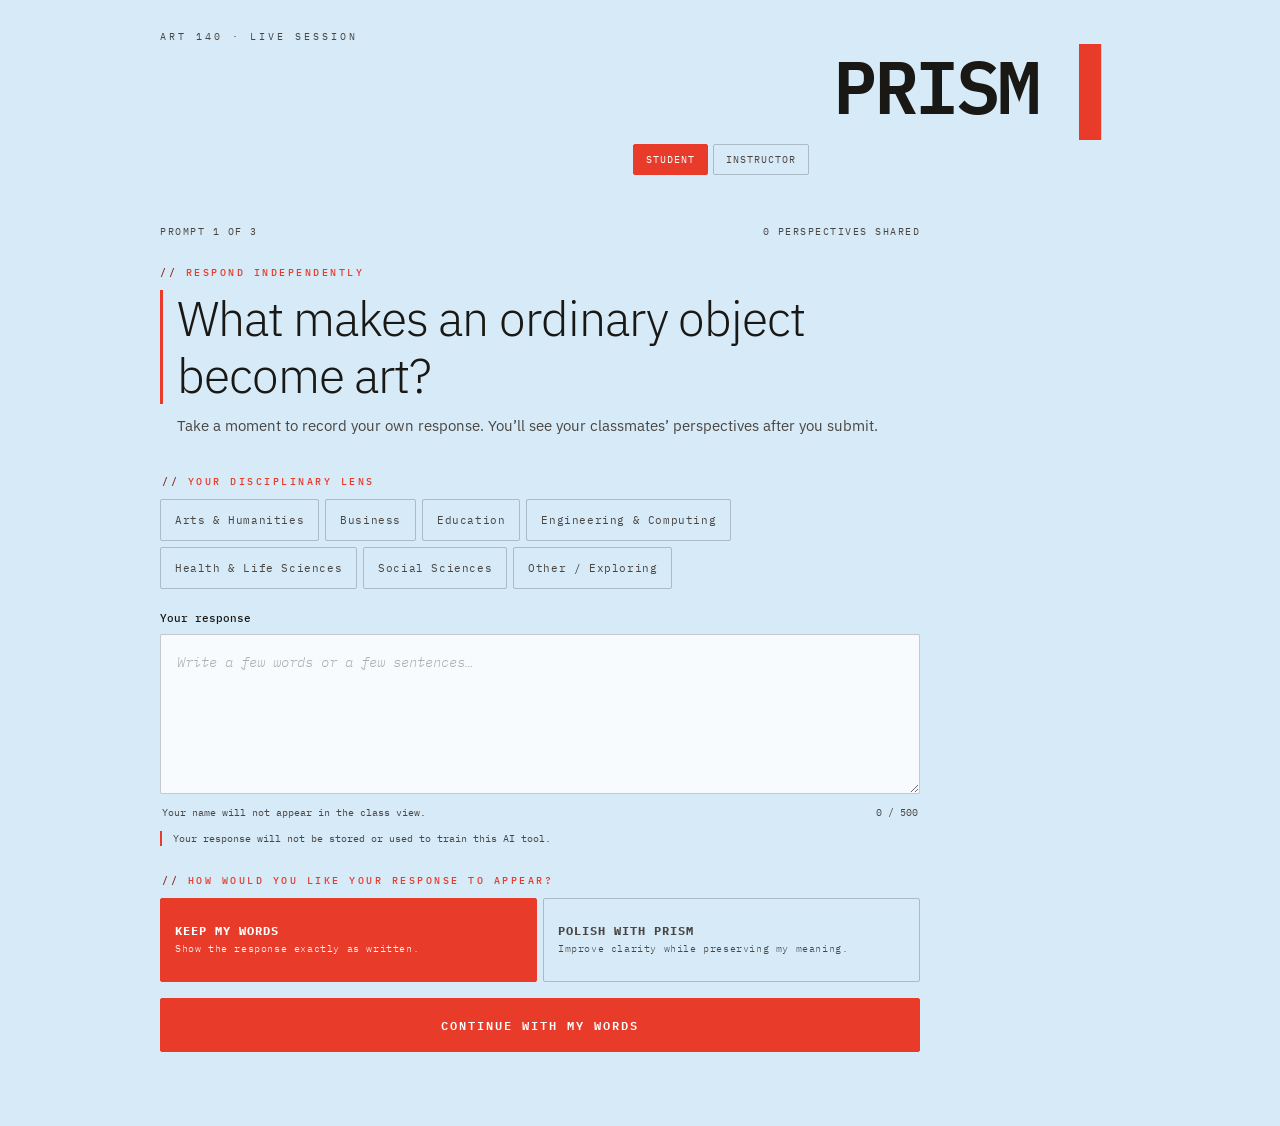
<file: index.html>
<!doctype html>
<html lang="en">
<head>
  <meta charset="utf-8">
  <meta name="viewport" content="width=device-width, initial-scale=1">
  <meta name="description" content="PRISM live classroom participation prototype">
  <title>PRISM — Live Classroom</title>
  <link rel="preconnect" href="https://fonts.googleapis.com">
  <link rel="preconnect" href="https://fonts.gstatic.com" crossorigin>
  <link href="https://fonts.googleapis.com/css2?family=IBM+Plex+Mono:ital,wght@0,300;0,400;0,500;0,600;1,300&family=IBM+Plex+Sans:wght@300;400;500&display=swap" rel="stylesheet">
  <link rel="stylesheet" href="styles.css">
</head>
<body>
  <header class="app-header">
    <a class="brand" href="#" aria-label="PRISM home">
      <span>PRISM</span>
    </a>
    <div class="session-meta">
      <span class="live-dot" aria-hidden="true"></span>
      <span>ART 140 · Live session</span>
    </div>
    <div class="role-switch" aria-label="Prototype view">
      <button class="role-button active" data-view="student">Student</button>
      <button class="role-button" data-view="instructor">Instructor</button>
    </div>
  </header>

  <main>
    <section id="studentView" class="view student-view" aria-labelledby="promptTitle">
      <div class="progress-row">
        <span id="promptPosition">Prompt 1 of 3</span>
        <span id="responseCount">0 perspectives shared</span>
      </div>

      <article id="responsePanel" class="panel response-panel">
        <p class="eyebrow">Respond independently</p>
        <h1 id="promptTitle">What makes an ordinary object become art?</h1>
        <p class="prompt-context">Take a moment to record your own response. You’ll see your classmates’ perspectives after you submit.</p>

        <form id="responseForm">
          <fieldset class="choice-fieldset">
            <legend>Your disciplinary lens</legend>
            <div class="option-grid discipline-options">
              <label class="select-card"><input type="radio" name="discipline" value="Arts & Humanities" required><span>Arts & Humanities</span></label>
              <label class="select-card"><input type="radio" name="discipline" value="Business"><span>Business</span></label>
              <label class="select-card"><input type="radio" name="discipline" value="Education"><span>Education</span></label>
              <label class="select-card"><input type="radio" name="discipline" value="Engineering & Computing"><span>Engineering & Computing</span></label>
              <label class="select-card"><input type="radio" name="discipline" value="Health & Life Sciences"><span>Health & Life Sciences</span></label>
              <label class="select-card"><input type="radio" name="discipline" value="Social Sciences"><span>Social Sciences</span></label>
              <label class="select-card"><input type="radio" name="discipline" value="Other / Exploring"><span>Other / Exploring</span></label>
            </div>
          </fieldset>

          <label for="responseText">Your response</label>
          <textarea id="responseText" maxlength="500" required placeholder="Write a few words or a few sentences…"></textarea>
          <div class="field-meta">
            <span>Your name will not appear in the class view.</span>
            <span id="charCount">0 / 500</span>
          </div>
          <p class="privacy-note">Your response will not be stored or used to train this AI tool.</p>
          <fieldset class="choice-fieldset response-mode-fieldset">
            <legend>How would you like your response to appear?</legend>
            <div class="option-grid response-mode-options">
              <label class="select-card mode-card"><input type="radio" name="responseMode" value="original" required checked><span><strong>Keep my words</strong><small>Show the response exactly as written.</small></span></label>
              <label class="select-card mode-card"><input type="radio" name="responseMode" value="polished"><span><strong>Polish with PRISM</strong><small>Improve clarity while preserving my meaning.</small></span></label>
            </div>
          </fieldset>
          <button id="responseSubmit" class="primary-button" type="submit">Continue with my words</button>
        </form>
      </article>

      <article id="reflectionPanel" class="panel reflection-panel" hidden>
        <p class="eyebrow">Private reflection · Only visible to you</p>
        <h2>What your response brings forward</h2>
        <section class="archive-card live-response-card">
          <header class="archive-card-header">
            <div><span>PRISM · PRIVATE REFLECTION</span><strong>YOUR RESPONSE</strong></div>
            <b>#0001</b>
          </header>
          <div class="punch-row" aria-hidden="true">
            <i class="on"></i><i class="on"></i><i></i><i class="on"></i><i></i><i></i><i class="on"></i><i class="on"></i><i></i><i class="on"></i><i></i><i></i><i></i><i class="on"></i>
          </div>
          <div class="archive-card-body">
            <div class="archive-card-title"><strong id="responseDiscipline">YOUR LENS</strong><span>—</span></div>
            <div class="archive-rule"></div>
            <span class="archive-label">WHAT GOT LOGGED</span>
            <div id="originalVersionCard" class="version-card">
              <div><p id="originalResponse"></p></div>
              <button id="shareOriginal" class="choice-button" type="button">Share original</button>
            </div>
            <div id="polishedVersionCard" class="version-card recommended">
              <div><p id="clarifiedResponse"></p></div>
              <button id="shareClarified" class="choice-button" type="button">Share polished version</button>
            </div>
            <span class="archive-label reflection-label">PRISM REFLECTION</span>
            <p id="privateReflection" class="response-analysis"></p>
            <div class="archive-tags"><span class="primary">PERSONAL JUDGMENT</span><span>ARTISTIC MEANING</span><span>CONTEXT</span></div>
            <footer class="archive-card-footer"><span>PRIVATE · ONLY VISIBLE TO YOU</span><strong>CRITICAL OBSERVER</strong></footer>
          </div>
        </section>
        <p class="response-privacy">Your response will not be stored or used to train this AI tool.</p>
      </article>

      <section id="classPanel" class="class-panel" hidden aria-labelledby="classHeading">
        <div class="class-heading-row">
          <div>
            <p class="eyebrow">Class view · Anonymous</p>
            <h2 id="classHeading">One question, many lenses</h2>
          </div>
          <button id="returnToPrompt" class="text-button" type="button">Edit my response</button>
        </div>
        <div id="perspectiveGrid" class="perspective-grid" aria-live="polite"></div>
      </section>
    </section>

    <section id="instructorView" class="view instructor-view" hidden aria-labelledby="instructorHeading">
      <div class="instructor-heading">
        <div>
          <p class="eyebrow">Instructor controls</p>
          <h1 id="instructorHeading">Today’s conversation</h1>
        </div>
        <button id="newPromptButton" class="primary-button compact" type="button">+ New prompt</button>
      </div>

      <div class="instructor-layout">
        <section class="panel prompt-list-panel">
          <h2>Prompts</h2>
          <div id="promptList" class="prompt-list"></div>
        </section>

        <section class="panel control-panel">
          <p class="eyebrow">Currently live</p>
          <h2 id="activePromptTitle"></h2>
          <div class="metric-grid">
            <div><strong id="metricResponses">0</strong><span>Responses</span></div>
            <div><strong id="metricDisciplines">0</strong><span>Lenses</span></div>
          </div>
          <div class="control-actions">
            <button id="togglePrompt" class="secondary-button" type="button">Close responses</button>
            <button id="nextPrompt" class="primary-button" type="button">Launch next prompt</button>
          </div>
          <div class="preview-links">
            <a href="display.html" target="_blank">Open class display ↗</a>
            <a href="response.html" target="_blank">Preview student response ↗</a>
          </div>
          <div class="summary-box">
            <span class="version-label">Live pattern</span>
            <p id="liveSummary">Patterns will appear as students share responses.</p>
          </div>
        </section>
      </div>
    </section>
  </main>

  <dialog id="promptDialog">
    <form id="promptForm" method="dialog">
      <div class="dialog-heading">
        <h2>Add a prompt</h2>
        <button class="icon-button" value="cancel" aria-label="Close">×</button>
      </div>
      <label for="newPromptText">Question</label>
      <textarea id="newPromptText" maxlength="240" required placeholder="What would you like students to consider?"></textarea>
      <div class="dialog-actions">
        <button class="secondary-button" value="cancel">Cancel</button>
        <button id="savePrompt" class="primary-button compact" value="default">Add prompt</button>
      </div>
    </form>
  </dialog>

  <script src="app.js"></script>
</body>
</html>
</file>
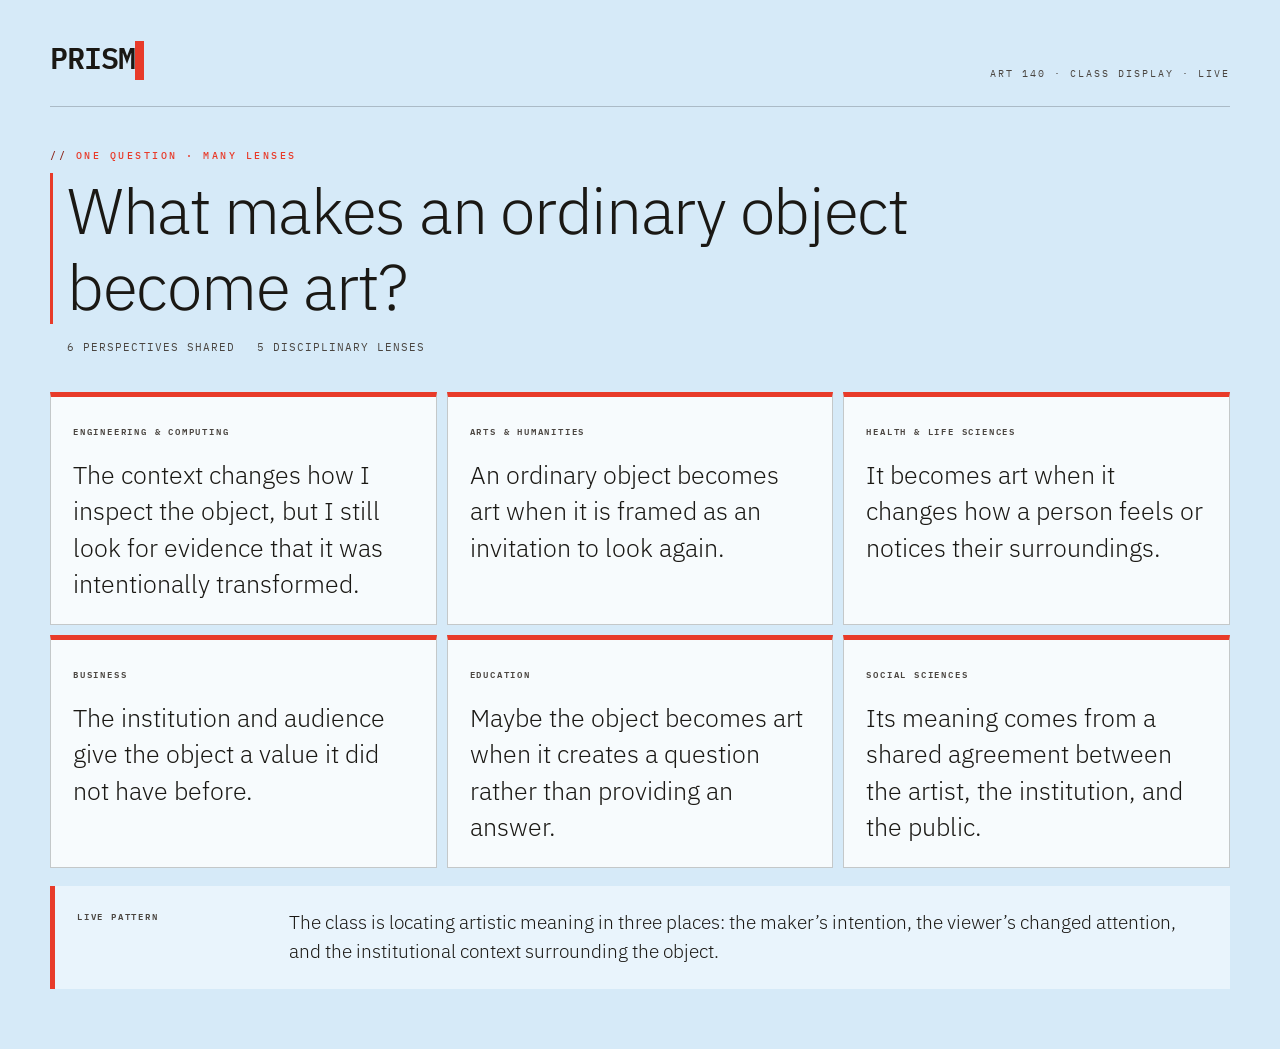
<file: display.html>
<!doctype html>
<html lang="en">
<head>
  <meta charset="utf-8">
  <meta name="viewport" content="width=device-width,initial-scale=1">
  <title>PRISM — Class Display</title>
  <link rel="preconnect" href="https://fonts.googleapis.com">
  <link rel="preconnect" href="https://fonts.gstatic.com" crossorigin>
  <link href="https://fonts.googleapis.com/css2?family=IBM+Plex+Mono:wght@300;400;500;600&family=IBM+Plex+Sans:wght@300;400;500&display=swap" rel="stylesheet">
  <link rel="stylesheet" href="styles.css">
</head>
<body>
  <header class="standalone-header">
    <div class="standalone-brand">PRISM</div>
    <div class="standalone-kicker">ART 140 · Class display · Live</div>
  </header>
  <main class="standalone-main">
    <section class="display-question">
      <p class="eyebrow">One question · Many lenses</p>
      <h1>What makes an ordinary object become art?</h1>
      <div class="display-meta"><span>6 perspectives shared</span><span>5 disciplinary lenses</span></div>
    </section>
    <section class="display-grid" aria-label="Anonymous class responses">
      <article class="display-card"><span class="version-label">Engineering & Computing</span><p>The context changes how I inspect the object, but I still look for evidence that it was intentionally transformed.</p></article>
      <article class="display-card"><span class="version-label">Arts & Humanities</span><p>An ordinary object becomes art when it is framed as an invitation to look again.</p></article>
      <article class="display-card"><span class="version-label">Health & Life Sciences</span><p>It becomes art when it changes how a person feels or notices their surroundings.</p></article>
      <article class="display-card"><span class="version-label">Business</span><p>The institution and audience give the object a value it did not have before.</p></article>
      <article class="display-card"><span class="version-label">Education</span><p>Maybe the object becomes art when it creates a question rather than providing an answer.</p></article>
      <article class="display-card"><span class="version-label">Social Sciences</span><p>Its meaning comes from a shared agreement between the artist, the institution, and the public.</p></article>
    </section>
    <section class="display-summary">
      <span class="version-label">Live pattern</span>
      <p>The class is locating artistic meaning in three places: the maker’s intention, the viewer’s changed attention, and the institutional context surrounding the object.</p>
    </section>
  </main>
</body>
</html>
</file>
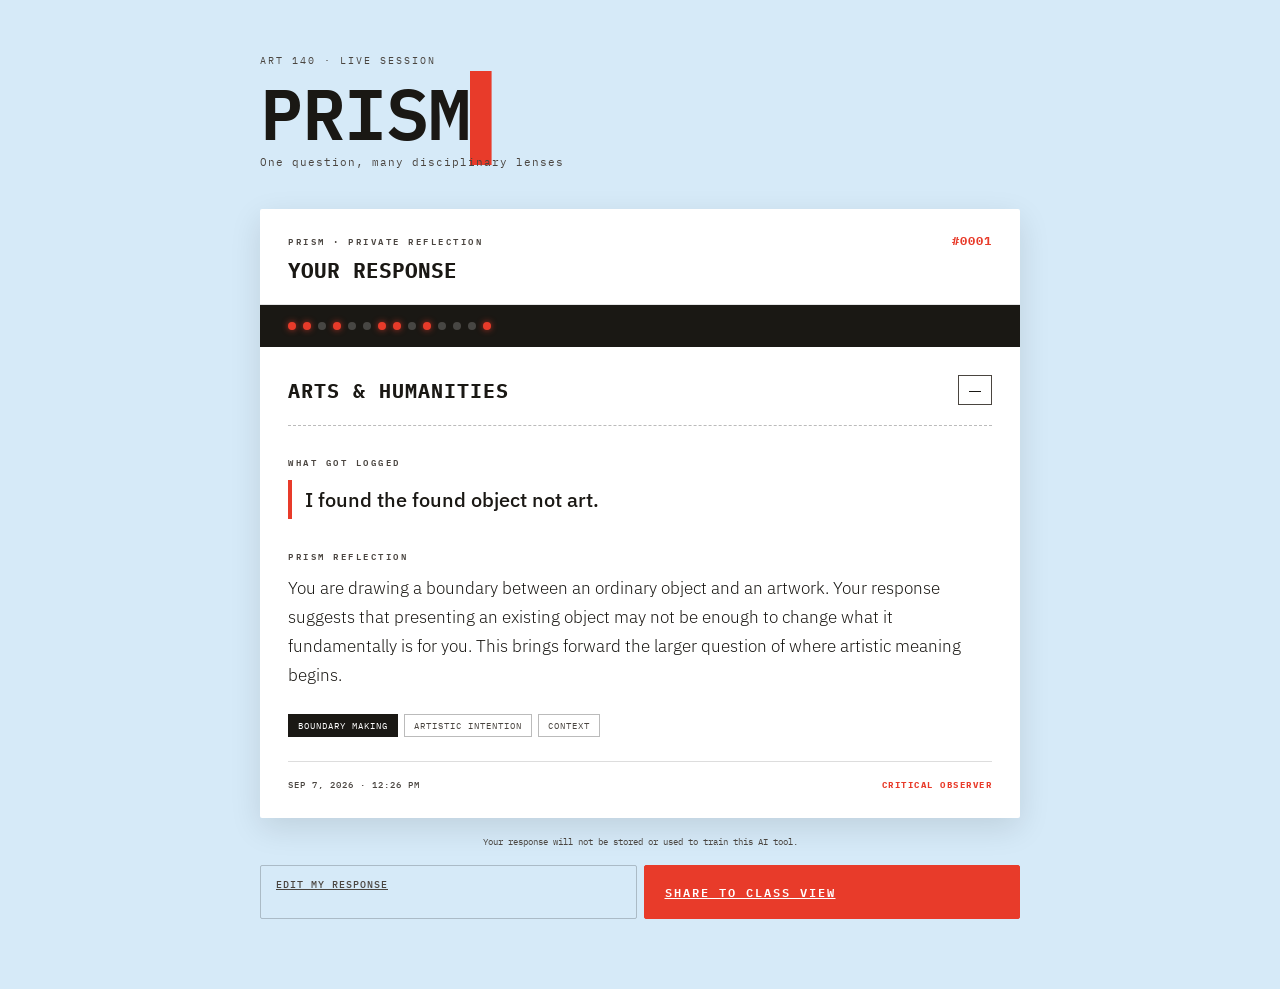
<file: response.html>
<!doctype html>
<html lang="en">
<head>
  <meta charset="utf-8">
  <meta name="viewport" content="width=device-width,initial-scale=1">
  <title>PRISM — Your Response</title>
  <link rel="preconnect" href="https://fonts.googleapis.com">
  <link rel="preconnect" href="https://fonts.gstatic.com" crossorigin>
  <link href="https://fonts.googleapis.com/css2?family=IBM+Plex+Mono:wght@300;400;500;600&family=IBM+Plex+Sans:wght@300;400;500&display=swap" rel="stylesheet">
  <link rel="stylesheet" href="styles.css">
</head>
<body>
  <main class="response-shell">
    <header class="response-page-header">
      <div class="standalone-kicker">ART 140 · LIVE SESSION</div>
      <div class="standalone-brand">PRISM</div>
      <p>One question, many disciplinary lenses</p>
    </header>
    <section class="archive-card">
      <header class="archive-card-header">
        <div><span>PRISM · PRIVATE REFLECTION</span><strong>YOUR RESPONSE</strong></div>
        <b>#0001</b>
      </header>
      <div class="punch-row" aria-hidden="true">
        <i class="on"></i><i class="on"></i><i></i><i class="on"></i><i></i><i></i><i class="on"></i><i class="on"></i><i></i><i class="on"></i><i></i><i></i><i></i><i class="on"></i>
      </div>
      <div class="archive-card-body">
        <div class="archive-card-title"><strong>ARTS & HUMANITIES</strong><span>—</span></div>
        <div class="archive-rule"></div>
        <span class="archive-label">WHAT GOT LOGGED</span>
        <blockquote>I found the found object not art.</blockquote>
        <span class="archive-label">PRISM REFLECTION</span>
        <p class="response-analysis">You are drawing a boundary between an ordinary object and an artwork. Your response suggests that presenting an existing object may not be enough to change what it fundamentally is for you. This brings forward the larger question of where artistic meaning begins.</p>
        <div class="archive-tags"><span class="primary">BOUNDARY MAKING</span><span>ARTISTIC INTENTION</span><span>CONTEXT</span></div>
        <footer class="archive-card-footer"><span>SEP 7, 2026 · 12:26 PM</span><strong>CRITICAL OBSERVER</strong></footer>
      </div>
    </section>
    <p class="response-privacy">Your response will not be stored or used to train this AI tool.</p>
    <div class="response-actions">
      <a class="secondary-button" href="index.html">Edit my response</a>
      <a class="primary-button" href="display.html">Share to class view</a>
    </div>
  </main>
</body>
</html>
</file>
<file: styles.css>
:root {
  --bg: #d6eaf8; --paper: rgba(255,255,255,.8); --ink: #1a1814;
  --gray: #4a4540; --punch: #e83b2a; --punch-dim: #8b2419;
  --line: rgba(0,0,0,.2); --mono: "IBM Plex Mono", monospace;
  --sans: "IBM Plex Sans", sans-serif;
}
* { box-sizing: border-box; }
body { margin: 0; min-height: 100vh; color: var(--ink); background: var(--bg); font-family: var(--mono); }
button, textarea { font: inherit; }
button { cursor: pointer; }
[hidden] { display: none !important; }

.app-header { width: min(960px,calc(100% - 40px)); margin: 0 auto; padding: 50px 0 0; display: grid; grid-template-columns: 1fr auto; align-items: end; gap: 24px; }
.brand { color: var(--ink); text-decoration: none; font-size: clamp(48px,9vw,74px); font-weight: 600; line-height: .95; letter-spacing: -3px; }
.brand::after { content: "▌"; color: var(--punch); animation: blink 1.2s step-end infinite; }
@keyframes blink { 0%,100% { opacity: 1; } 50% { opacity: 0; } }
.session-meta { grid-column: 1; grid-row: 1; align-self: start; transform: translateY(-20px); color: var(--gray); font-size: 10px; letter-spacing: 3px; text-transform: uppercase; }
.live-dot { display: none; }
.role-switch { display: flex; gap: 5px; justify-self: end; }
.role-button { padding: 8px 12px; border: 1px solid var(--line); border-radius: 2px; background: transparent; color: var(--gray); font-size: 10px; letter-spacing: 1px; text-transform: uppercase; }
.role-button.active { border-color: var(--punch); background: var(--punch); color: white; }

main { width: min(960px,calc(100% - 40px)); margin: 0 auto; padding: 50px 0 74px; }
.student-view { max-width: 760px; }
.progress-row { display: flex; justify-content: space-between; margin-bottom: 28px; color: var(--gray); font-size: 10px; letter-spacing: 1.5px; text-transform: uppercase; }
.panel { border: 0; border-radius: 0; background: transparent; box-shadow: none; }
.response-panel, .reflection-panel { padding: 0; }
.eyebrow { margin: 0 0 11px; color: var(--punch); font-size: 10px; font-weight: 500; letter-spacing: 2.5px; text-transform: uppercase; }
.eyebrow::before { content: "// "; color: var(--punch-dim); }
h1, h2 { font-family: var(--sans); font-weight: 300; }
h1 { margin: 0; padding-left: 14px; border-left: 3px solid var(--punch); font-size: clamp(31px,5.5vw,48px); line-height: 1.18; letter-spacing: -.02em; }
h2 { margin: 0; font-size: 28px; line-height: 1.25; }
.prompt-context { margin: 10px 0 38px; padding-left: 17px; color: var(--gray); font-family: var(--sans); font-size: 15px; line-height: 1.55; }
label { display: block; margin: 22px 0 9px; font-size: 11px; font-weight: 500; }
textarea { width: 100%; min-height: 160px; padding: 16px; border: 1px solid var(--line); border-radius: 2px; outline: 0; background: var(--paper); color: var(--ink); font-size: 14px; font-weight: 300; line-height: 1.7; resize: vertical; }
textarea::placeholder { color: rgba(0,0,0,.3); font-style: italic; }
textarea:focus { border-color: var(--punch); }
.field-meta { display: flex; justify-content: space-between; gap: 20px; margin: 8px 2px 26px; color: var(--gray); font-size: 10px; }
.privacy-note { margin: -14px 0 28px; padding-left: 11px; border-left: 2px solid var(--punch); color: var(--gray); font-size: 10px; line-height: 1.5; }

.choice-fieldset { min-width: 0; margin: 28px 0 0; padding: 0; border: 0; }
.choice-fieldset legend { margin-bottom: 11px; color: var(--punch); font-size: 10px; font-weight: 500; letter-spacing: 2.5px; text-transform: uppercase; }
.choice-fieldset legend::before { content: "// "; color: var(--punch-dim); }
.option-grid { display: flex; flex-wrap: wrap; gap: 6px; }
.select-card { position: relative; display: block; margin: 0; }
.select-card input { position: absolute; opacity: 0; pointer-events: none; }
.select-card > span { min-height: 42px; padding: 10px 14px; border: 1px solid var(--line); border-radius: 2px; display: flex; align-items: center; background: transparent; color: var(--gray); cursor: pointer; font-size: 11px; font-weight: 400; letter-spacing: .6px; transition: all .2s; }
.select-card:hover > span { border-color: rgba(0,0,0,.42); color: var(--ink); }
.select-card input:checked + span { border-color: var(--punch); background: var(--punch); color: white; }
.select-card input:focus-visible + span { outline: 2px solid var(--ink); outline-offset: 2px; }
.response-mode-fieldset { margin: 0 0 16px; }
.response-mode-options { display: grid; grid-template-columns: repeat(2,minmax(0,1fr)); }
.mode-card > span { min-height: 84px; align-items: flex-start; flex-direction: column; justify-content: center; gap: 4px; }
.mode-card strong { font-size: 12px; letter-spacing: 1px; text-transform: uppercase; }
.mode-card small { font-size: 10px; font-weight: 300; line-height: 1.45; }

.primary-button, .secondary-button, .choice-button, .text-button, .icon-button { border-radius: 2px; font-family: var(--mono); }
.primary-button { width: 100%; padding: 16px 20px; border: 1px solid var(--punch); background: var(--punch); color: white; font-size: 12px; font-weight: 600; letter-spacing: 2px; text-transform: uppercase; }
.primary-button:hover { background: #ff4433; transform: translateY(-1px); }
.primary-button.compact { width: auto; }
.secondary-button, .choice-button { padding: 12px 15px; border: 1px solid var(--line); background: transparent; color: var(--gray); font-size: 10px; font-weight: 500; letter-spacing: 1px; text-transform: uppercase; }
.choice-button:hover, .secondary-button:hover { border-color: var(--ink); color: var(--ink); }
.text-button, .icon-button { border: 0; background: transparent; color: var(--punch); }
.text-button { padding: 8px 0; font-size: 10px; letter-spacing: 1px; text-transform: uppercase; }
.icon-button { font-size: 28px; }

.reflection-copy { margin: 22px 0 30px; padding: 18px 20px; border-left: 3px solid var(--punch); background: var(--paper); border-radius: 0; font-family: var(--sans); font-size: 18px; font-weight: 300; line-height: 1.65; }
.version-card { display: grid; grid-template-columns: 1fr auto; align-items: center; gap: 24px; margin-top: 10px; padding: 18px; border: 1px solid var(--line); border-radius: 2px; background: rgba(255,255,255,.32); }
.version-card.recommended { border-color: var(--punch); }
.version-card p { margin: 8px 0 0; font-family: var(--sans); line-height: 1.55; }
.version-label { color: var(--gray); font-size: 9px; font-weight: 600; letter-spacing: 1.8px; text-transform: uppercase; }

.class-panel { margin-top: 42px; }
.class-heading-row, .instructor-heading { display: flex; justify-content: space-between; align-items: end; gap: 20px; margin-bottom: 24px; }
.perspective-grid { display: grid; grid-template-columns: repeat(2,minmax(0,1fr)); gap: 8px; }
.perspective-card { min-height: 165px; padding: 20px; border: 1px solid var(--line); border-top: 4px solid var(--punch); border-radius: 2px; background: var(--paper); }
.perspective-card p { margin: 13px 0 0; font-family: var(--sans); font-size: 17px; font-weight: 300; line-height: 1.55; }

.instructor-view { max-width: 900px; }
.instructor-layout { display: grid; grid-template-columns: minmax(250px,.75fr) minmax(360px,1.25fr); gap: 12px; }
.prompt-list-panel, .control-panel { padding: 24px; border: 1px solid var(--line); background: rgba(255,255,255,.34); }
.prompt-list-panel h2 { margin-bottom: 18px; font-size: 22px; }
.prompt-item { width: 100%; padding: 13px 4px; border: 0; border-top: 1px solid var(--line); display: grid; grid-template-columns: 32px 1fr; gap: 10px; background: transparent; color: var(--gray); text-align: left; font-size: 11px; line-height: 1.45; }
.prompt-item.active { color: var(--ink); font-weight: 600; }
.prompt-number { color: var(--punch); }
.control-panel h2 { font-size: 31px; }
.metric-grid { display: grid; grid-template-columns: repeat(2,1fr); gap: 6px; margin: 24px 0; }
.metric-grid div { padding: 16px; border: 1px solid var(--line); background: var(--paper); }
.metric-grid strong { display: block; font-size: 28px; color: var(--punch); }
.metric-grid span { color: var(--gray); font-size: 9px; letter-spacing: 1px; text-transform: uppercase; }
.control-actions { display: flex; gap: 7px; }
.control-actions .primary-button { width: auto; flex: 1; }
.preview-links { display: flex; flex-wrap: wrap; gap: 14px; margin-top: 15px; }
.preview-links a { color: var(--punch); font-size: 10px; font-weight: 500; letter-spacing: 1px; text-transform: uppercase; text-decoration: none; }
.preview-links a:hover { text-decoration: underline; }
.summary-box { margin-top: 18px; padding: 18px; border-left: 3px solid var(--punch); background: var(--paper); }
.summary-box p { margin: 8px 0 0; font-family: var(--sans); font-weight: 300; line-height: 1.55; }

dialog { width: min(560px,calc(100% - 32px)); padding: 26px; border: 1px solid var(--line); border-radius: 2px; background: var(--bg); box-shadow: 0 12px 50px rgba(0,0,0,.2); }
dialog::backdrop { background: rgba(26,24,20,.5); }
.dialog-heading, .dialog-actions { display: flex; justify-content: space-between; align-items: center; gap: 12px; }
.dialog-actions { justify-content: flex-end; margin-top: 16px; }

@media (max-width: 720px) {
  .app-header { width: min(100% - 32px,680px); padding-top: 40px; grid-template-columns: 1fr; }
  .session-meta { transform: translateY(-16px); }
  .role-switch { justify-self: start; margin-top: 8px; }
  main { width: min(100% - 32px,680px); padding-top: 38px; }
  .response-mode-options, .perspective-grid, .instructor-layout { grid-template-columns: 1fr; }
  .version-card { grid-template-columns: 1fr; gap: 14px; }
  .choice-button { width: 100%; }
  .class-heading-row { align-items: start; }
}
@media (prefers-reduced-motion: reduce) { *,*::before,*::after { animation: none !important; transition: none !important; } }

/* Standalone demo pages */
.standalone-header { width: min(1180px,calc(100% - 56px)); margin: 0 auto; padding: 34px 0 26px; display: flex; justify-content: space-between; align-items: end; border-bottom: 1px solid var(--line); }
.standalone-brand { font-size: 30px; font-weight: 600; letter-spacing: -1px; }
.standalone-brand::after { content: "▌"; color: var(--punch); }
.standalone-kicker { color: var(--gray); font-size: 10px; letter-spacing: 2px; text-transform: uppercase; }
.standalone-main { width: min(1180px,calc(100% - 56px)); margin: 0 auto; padding: 42px 0 60px; }
.display-question { max-width: 980px; margin-bottom: 38px; }
.display-question h1 { font-size: clamp(38px,5vw,64px); }
.display-meta { display: flex; gap: 22px; margin-top: 16px; padding-left: 17px; color: var(--gray); font-size: 11px; letter-spacing: 1px; text-transform: uppercase; }
.display-grid { display: grid; grid-template-columns: repeat(3,minmax(0,1fr)); gap: 10px; }
.display-card { min-height: 210px; padding: 22px; border: 1px solid var(--line); border-top: 5px solid var(--punch); background: var(--paper); }
.display-card p { margin: 18px 0 0; font-family: var(--sans); font-size: clamp(18px,2vw,25px); font-weight: 300; line-height: 1.45; }
.display-summary { margin-top: 18px; padding: 22px; display: grid; grid-template-columns: 190px 1fr; gap: 22px; border-left: 5px solid var(--punch); background: rgba(255,255,255,.45); }
.display-summary p { margin: 0; font-family: var(--sans); font-size: 19px; font-weight: 300; line-height: 1.55; }
.response-shell { width: min(760px,calc(100% - 40px)); margin: 0 auto; padding: 54px 0 70px; }
.response-page-header { margin-bottom: 40px; }
.response-page-header .standalone-brand { margin: 8px 0; font-size: clamp(48px,9vw,72px); line-height: 1; }
.response-page-header p { margin: 0; color: var(--gray); font-size: 11px; letter-spacing: 1px; }
.archive-card { overflow: hidden; border-radius: 2px; background: #fff; box-shadow: 0 10px 32px rgba(0,0,0,.11); }
.archive-card-header { padding: 24px 28px 20px; display: flex; justify-content: space-between; align-items: start; border-bottom: 1px solid rgba(0,0,0,.1); }
.archive-card-header div { display: grid; gap: 7px; }
.archive-card-header span { color: var(--gray); font-size: 9px; font-weight: 600; letter-spacing: 2.5px; }
.archive-card-header strong { font-size: 21px; }
.archive-card-header b { color: var(--punch); font-size: 12px; letter-spacing: 1px; }
.punch-row { height: 42px; padding: 0 28px; display: flex; align-items: center; gap: 7px; background: var(--ink); }
.punch-row i { width: 8px; height: 8px; border-radius: 50%; background: rgba(255,255,255,.2); }
.punch-row i.on { background: var(--punch); box-shadow: 0 0 6px rgba(232,59,42,.75); }
.archive-card-body { padding: 28px; }
.archive-card-title { display: flex; align-items: center; justify-content: space-between; font-size: 20px; letter-spacing: 1px; }
.archive-card-title span { width: 34px; height: 30px; border: 1px solid var(--gray); display: grid; place-items: center; }
.archive-rule { margin: 20px 0 24px; border-top: 1px dashed #bbb; }
.archive-label { color: var(--gray); font-size: 9px; font-weight: 600; letter-spacing: 2.5px; }
.archive-card blockquote { margin: 10px 0 25px; padding: 5px 0 5px 13px; border-left: 4px solid var(--punch); font-family: var(--sans); font-size: 20px; font-weight: 500; line-height: 1.45; }
.response-analysis { margin: 10px 0 24px; font-family: var(--sans); font-size: 17px; font-weight: 300; line-height: 1.7; }
.archive-tags { display: flex; flex-wrap: wrap; gap: 6px; margin-bottom: 24px; }
.archive-tags span { padding: 5px 9px; border: 1px solid #bbb; color: var(--gray); font-size: 9px; letter-spacing: 1px; }
.archive-tags .primary { border-color: var(--ink); background: var(--ink); color: white; }
.archive-card-footer { padding-top: 17px; display: flex; justify-content: space-between; gap: 15px; border-top: 1px solid #ddd; color: var(--gray); font-size: 9px; font-weight: 500; letter-spacing: 1px; }
.archive-card-footer strong { color: var(--punch); letter-spacing: 1.5px; }
.response-privacy { margin: 18px 0 0; color: var(--gray); font-size: 9px; text-align: center; }
.live-response-card { margin-top: 25px; }
.live-response-card .version-card { margin: 10px 0 26px; padding: 14px; background: #fff; }
.live-response-card .version-card p { margin: 0; font-size: 18px; font-weight: 500; }
.live-response-card .reflection-label { display: block; margin-top: 4px; }
.response-actions { display: grid; grid-template-columns: 1fr 1fr; gap: 7px; margin-top: 18px; }
@media (max-width: 760px) {
  .standalone-header,.standalone-main { width: min(100% - 32px,680px); }
  .display-grid { grid-template-columns: 1fr; }
  .display-summary { grid-template-columns: 1fr; }
  .response-actions { grid-template-columns: 1fr; }
}
</file>
